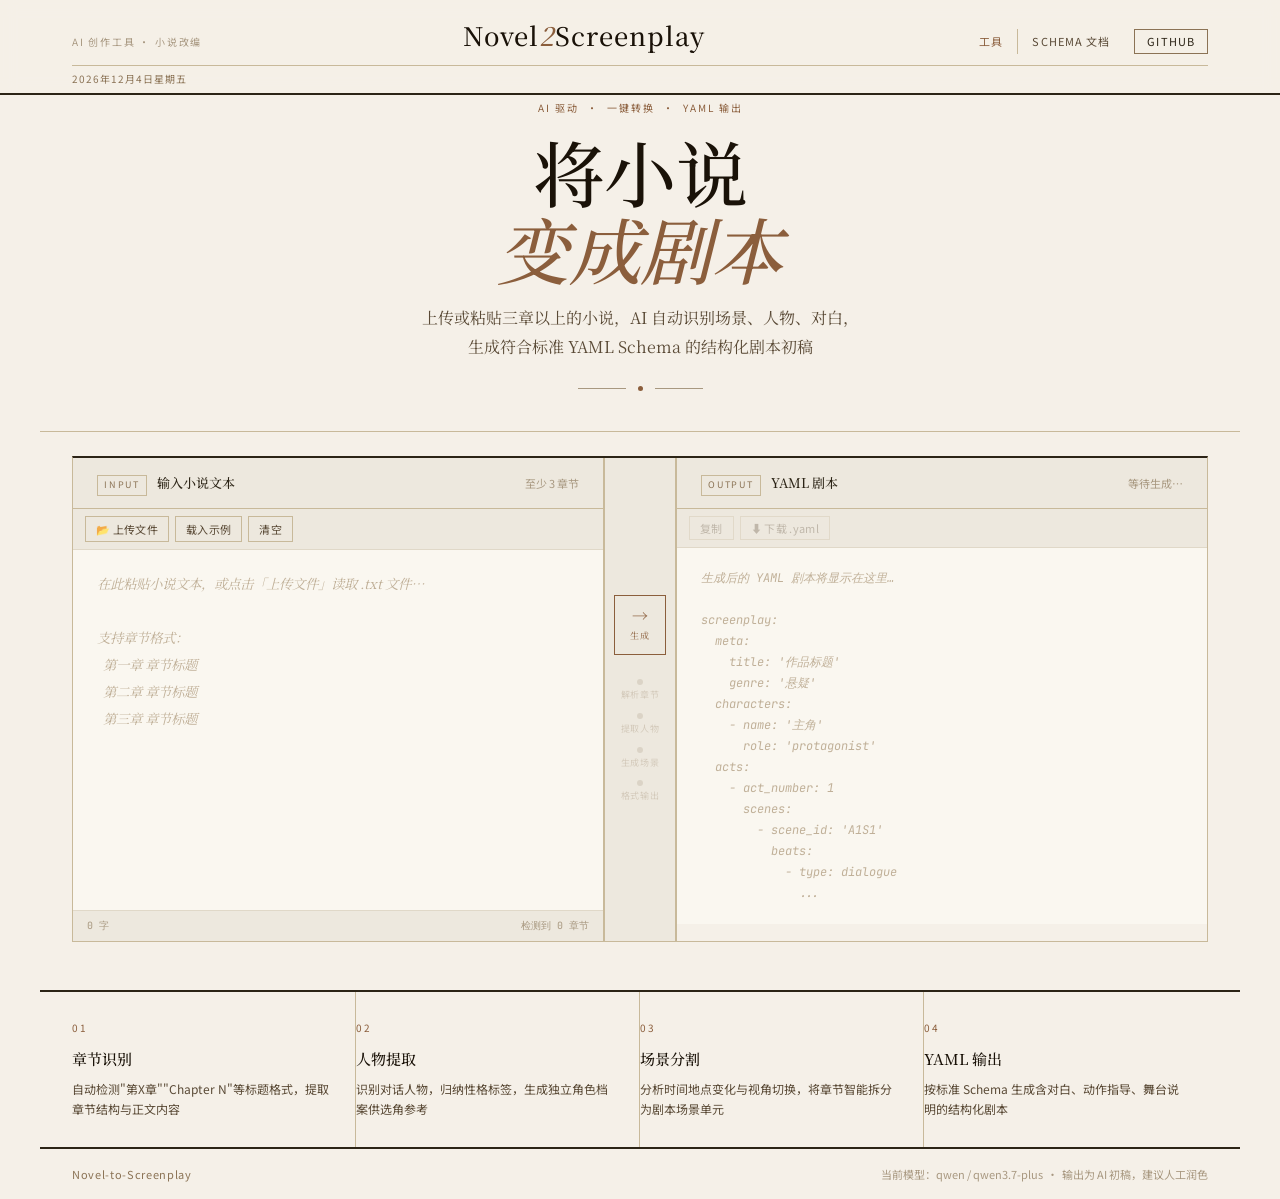
<file: index.html>
<!DOCTYPE html>
<html lang="zh-CN">
<head>
  <meta charset="UTF-8" />
  <meta name="viewport" content="width=device-width, initial-scale=1.0" />
  <title>Novel-to-Screenplay · AI 小说转剧本</title>
  <link rel="preconnect" href="https://fonts.googleapis.com" />
  <link rel="preconnect" href="https://fonts.gstatic.com" crossorigin />
  <link href="https://fonts.googleapis.com/css2?family=Noto+Serif+SC:wght@400;500;700&family=JetBrains+Mono:wght@400;500&family=Noto+Sans+SC:wght@400;500&display=swap" rel="stylesheet" />
  <link rel="stylesheet" href="src/style.css" />
</head>
<body>

  <!-- 报头导航 -->
  <header class="header">
    <div class="header-inner">
      <div class="header-top">
        <span class="header-kicker">AI 创作工具 · 小说改编</span>
        <a class="logo" href="#">Novel<em>2</em>Screenplay</a>
        <nav class="nav">
          <a href="#tool" class="nav-link active">工具</a>
          <a href="docs/schema.html" class="nav-link" target="_blank">Schema 文档</a>
          <a href="https://github.com/w123-w78/Novel-to-Screenplay"
             class="nav-link nav-github" target="_blank">GitHub</a>
        </nav>
      </div>
      <div class="header-bottom">
        <span class="header-date" id="header-date"></span>
      </div>
    </div>
  </header>

  <main>

    <!-- Hero -->
    <section class="hero" id="tool">
      <div class="hero-kicker">AI 驱动 &nbsp;·&nbsp; 一键转换 &nbsp;·&nbsp; YAML 输出</div>
      <h1 class="hero-title">将小说<br/><em>变成剧本</em></h1>
      <p class="hero-deck">
        上传或粘贴三章以上的小说，AI 自动识别场景、人物、对白，<br/>
        生成符合标准 YAML Schema 的结构化剧本初稿
      </p>
      <div class="hero-ornament">
        <div class="hero-ornament-line"></div>
        <div class="hero-ornament-dot"></div>
        <div class="hero-ornament-line"></div>
      </div>
    </section>

    <!-- 工具区 -->
    <section class="tool-section">

      <!-- API Key 未配置提示 -->
      <div id="config-alert" class="config-alert hidden">
        ⚠️ 检测到 API Key 未配置，请打开根目录下的
        <code>config.js</code>，填入对应服务商的 Key 后刷新页面。
      </div>

      <!-- 主工具面板 -->
      <div class="tool-grid">

        <!-- 左：输入 -->
        <div class="panel panel-input">
          <div class="panel-head">
            <span class="panel-head-label">INPUT</span>
            <h2>输入小说文本</h2>
            <span class="panel-head-hint" id="input-hint">至少 3 章节</span>
          </div>
          <div class="panel-bar">
            <label class="btn-sm" for="file-upload" style="cursor:pointer">
              📂 上传文件
            </label>
            <input type="file" id="file-upload" accept=".txt,.md" style="display:none" />
            <button class="btn-sm" id="btn-sample">载入示例</button>
            <button class="btn-sm" id="btn-clear">清空</button>
          </div>
          <textarea
            id="novel-input"
            class="novel-ta"
            placeholder="在此粘贴小说文本，或点击「上传文件」读取 .txt 文件…

支持章节格式：
  第一章 章节标题
  第二章 章节标题
  第三章 章节标题"
          ></textarea>
          <div class="panel-foot">
            <span id="char-count">0 字</span>
            <span id="chapter-count" class="chap">检测到 0 章节</span>
          </div>
        </div>

        <!-- 中：生成控制 -->
        <div class="ctrl-col">
          <button class="gen-btn" id="btn-convert">
            <span class="gen-btn-arrow">→</span>
            <span class="gen-btn-label">生成</span>
          </button>
          <div class="step-col">
            <div class="step-row" id="step-1">
              <span class="step-dot"></span>
              <span class="step-nm">解析章节</span>
            </div>
            <div class="step-row" id="step-2">
              <span class="step-dot"></span>
              <span class="step-nm">提取人物</span>
            </div>
            <div class="step-row" id="step-3">
              <span class="step-dot"></span>
              <span class="step-nm">生成场景</span>
            </div>
            <div class="step-row" id="step-4">
              <span class="step-dot"></span>
              <span class="step-nm">格式输出</span>
            </div>
          </div>
        </div>

        <!-- 右：输出 -->
        <div class="panel panel-output">
          <div class="panel-head">
            <span class="panel-head-label">OUTPUT</span>
            <h2>YAML 剧本</h2>
            <span class="panel-head-hint" id="output-hint">等待生成…</span>
          </div>
          <div class="panel-bar">
            <button class="btn-sm" id="btn-copy" disabled>复制</button>
            <button class="btn-sm" id="btn-download" disabled>⬇ 下载 .yaml</button>
          </div>
          <div class="output-scroll">
            <pre id="yaml-output" class="yaml-pre"><span class="pre-ph">生成后的 YAML 剧本将显示在这里…

screenplay:
  meta:
    title: '作品标题'
    genre: '悬疑'
  characters:
    - name: '主角'
      role: 'protagonist'
  acts:
    - act_number: 1
      scenes:
        - scene_id: 'A1S1'
          beats:
            - type: dialogue
              ...</span></pre>
          </div>
        </div>

      </div><!-- /tool-grid -->

      <!-- 进度条 -->
      <div id="progress-wrap" class="progress-wrap hidden">
        <div class="progress-track">
          <div class="progress-fill" id="progress-fill"></div>
        </div>
        <span id="progress-label" class="progress-label">处理中…</span>
      </div>

      <!-- 错误提示 -->
      <div id="error-box" class="error-box hidden"></div>

      <!-- 统计 -->
      <div id="stats-strip" class="stats-strip hidden">
        <div class="stat-cell">
          <span class="stat-n" id="stat-acts">—</span>
          <span class="stat-l">幕</span>
        </div>
        <div class="stat-cell">
          <span class="stat-n" id="stat-scenes">—</span>
          <span class="stat-l">场景</span>
        </div>
        <div class="stat-cell">
          <span class="stat-n" id="stat-chars">—</span>
          <span class="stat-l">角色</span>
        </div>
        <div class="stat-cell">
          <span class="stat-n" id="stat-dialogs">—</span>
          <span class="stat-l">对话</span>
        </div>
      </div>

    </section>

    <!-- 工作原理 -->
    <section class="how-section">
      <div class="how-strip">
        <div class="how-cell">
          <div class="how-n">01</div>
          <h3>章节识别</h3>
          <p>自动检测"第X章""Chapter N"等标题格式，提取章节结构与正文内容</p>
        </div>
        <div class="how-cell">
          <div class="how-n">02</div>
          <h3>人物提取</h3>
          <p>识别对话人物，归纳性格标签，生成独立角色档案供选角参考</p>
        </div>
        <div class="how-cell">
          <div class="how-n">03</div>
          <h3>场景分割</h3>
          <p>分析时间地点变化与视角切换，将章节智能拆分为剧本场景单元</p>
        </div>
        <div class="how-cell">
          <div class="how-n">04</div>
          <h3>YAML 输出</h3>
          <p>按标准 Schema 生成含对白、动作指导、舞台说明的结构化剧本</p>
        </div>
      </div>
    </section>

  </main>

  <!-- 页脚 -->
  <footer class="footer">
    <p class="footer-main">Novel-to-Screenplay</p>
    <p class="footer-sub">
      当前模型：<span id="footer-model">加载中…</span>
      &nbsp;·&nbsp; 输出为 AI 初稿，建议人工润色
    </p>
  </footer>

  <script src="config.js"></script>
  <script src="src/app.js"></script>

  <script>
    // 报头日期
    document.getElementById('header-date').textContent =
      new Date().toLocaleDateString('zh-CN', {
        year: 'numeric', month: 'long', day: 'numeric', weekday: 'long'
      });
  </script>

</body>
</html>
</file>
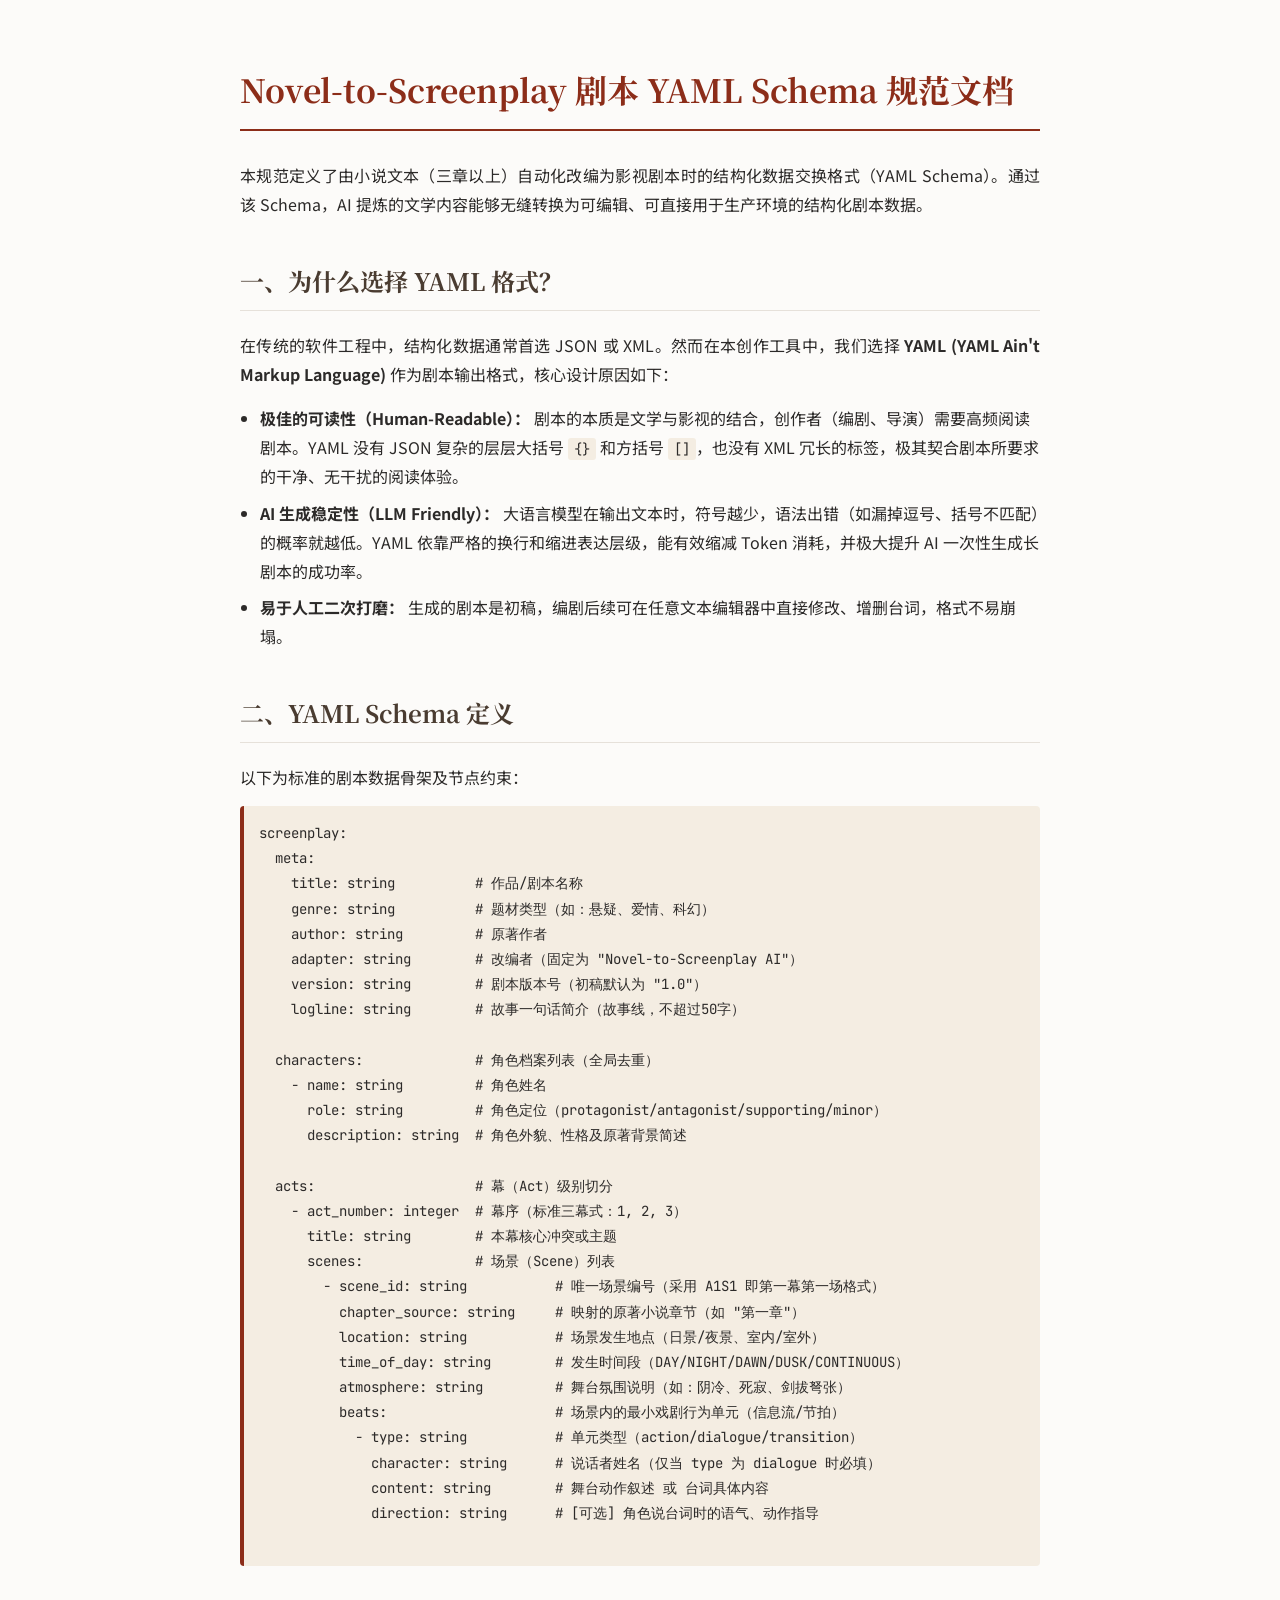
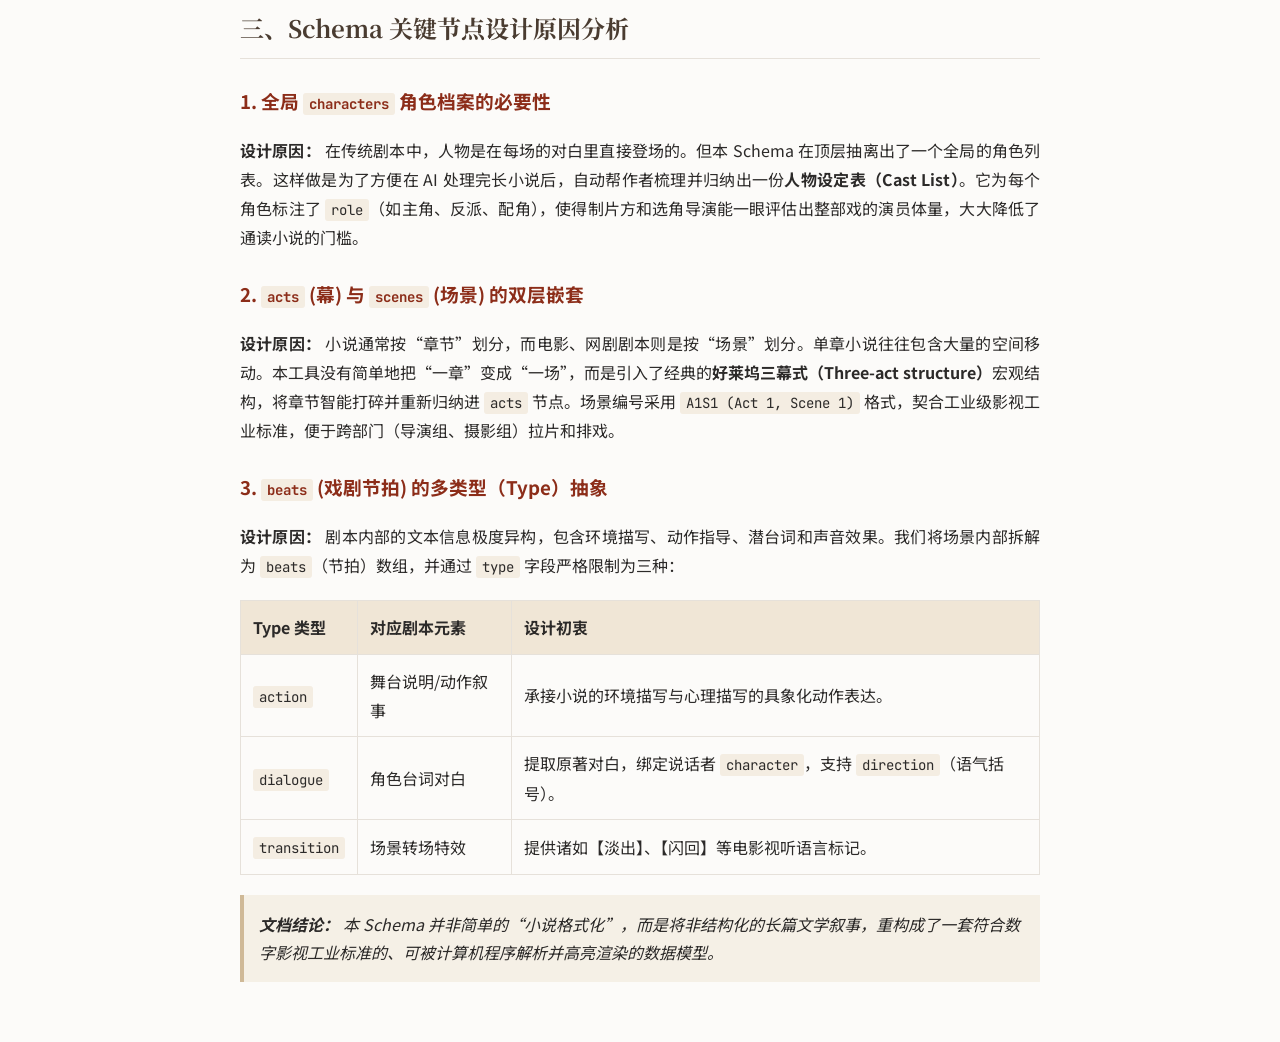
<file: doc/schema.html>
<!DOCTYPE html>
<html lang="zh-CN">
<head>
  <meta charset="UTF-8" />
  <meta name="viewport" content="width=device-width, initial-scale=1.0" />
  <title>YAML Schema 规范文档 · Novel-to-Screenplay</title>
  <link rel="preconnect" href="https://fonts.googleapis.com" />
  <link rel="preconnect" href="https://fonts.gstatic.com" crossorigin />
  <link href="https://fonts.googleapis.com/css2?family=JetBrains+Mono:wght@400;500&family=Noto+Sans+SC:wght@400;500;700&family=Noto+Serif+SC:wght@700&display=swap" rel="stylesheet" />
  <style>
    :root {
      --bg-color: #fcfbf9;
      --text-color: #2c2a29;
      --primary-color: #8c2d19;
      --border-color: #e6e1da;
      --code-bg: #f4ede2;
    }
    body {
      font-family: 'Noto Sans SC', sans-serif;
      line-height: 1.8;
      color: var(--text-color);
      background-color: var(--bg-color);
      margin: 0;
      padding: 40px 20px;
    }
    .container {
      max-width: 800px;
      margin: 0 auto;
    }
    h1 {
      font-family: 'Noto Serif SC', serif;
      color: var(--primary-color);
      border-bottom: 2px solid var(--primary-color);
      padding-bottom: 10px;
      margin-bottom: 30px;
    }
    h2 {
      font-family: 'Noto Serif SC', serif;
      color: #4a3c31;
      margin-top: 40px;
      border-bottom: 1px solid var(--border-color);
      padding-bottom: 8px;
    }
    h3 {
      color: var(--primary-color);
      margin-top: 25px;
    }
    p { margin: 12px 0; text-align: justify; }
    ul, ol { padding-left: 20px; }
    li { margin: 8px 0; }
    
    /* Code block styling */
    pre {
      background-color: var(--code-bg);
      border-left: 4px solid var(--primary-color);
      padding: 15px;
      border-radius: 4px;
      overflow-x: auto;
      font-family: 'JetBrains Mono', monospace;
      font-size: 14px;
    }
    code {
      font-family: 'JetBrains Mono', monospace;
      background-color: var(--code-bg);
      padding: 2px 6px;
      border-radius: 3px;
      font-size: 14px;
    }
    
    /* Table styling */
    table {
      width: 100%;
      border-collapse: collapse;
      margin: 20px 0;
    }
    th, td {
      border: 1px solid var(--border-color);
      padding: 12px;
      text-align: left;
    }
    th {
      background-color: #f0e6d6;
      font-weight: 700;
    }
    
    .blockquote {
      background: #f5f0e6;
      border-left: 4px solid #cfb997;
      padding: 15px;
      margin: 20px 0;
      font-style: italic;
    }
  </style>
</head>
<body>

  <div class="container">
    <h1>Novel-to-Screenplay 剧本 YAML Schema 规范文档</h1>
    
    <p>本规范定义了由小说文本（三章以上）自动化改编为影视剧本时的结构化数据交换格式（YAML Schema）。通过该 Schema，AI 提炼的文学内容能够无缝转换为可编辑、可直接用于生产环境的结构化剧本数据。</p>

    <h2>一、为什么选择 YAML 格式？</h2>
    <p>在传统的软件工程中，结构化数据通常首选 JSON 或 XML。然而在本创作工具中，我们选择 <strong>YAML (YAML Ain't Markup Language)</strong> 作为剧本输出格式，核心设计原因如下：</p>
    <ul>
      <li><strong>极佳的可读性（Human-Readable）：</strong> 剧本的本质是文学与影视的结合，创作者（编剧、导演）需要高频阅读剧本。YAML 没有 JSON 复杂的层层大括号 <code>{}</code> 和方括号 <code>[]</code>，也没有 XML 冗长的标签，极其契合剧本所要求的干净、无干扰的阅读体验。</li>
      <li><strong>AI 生成稳定性（LLM Friendly）：</strong> 大语言模型在输出文本时，符号越少，语法出错（如漏掉逗号、括号不匹配）的概率就越低。YAML 依靠严格的换行和缩进表达层级，能有效缩减 Token 消耗，并极大提升 AI 一次性生成长剧本的成功率。</li>
      <li><strong>易于人工二次打磨：</strong> 生成的剧本是初稿，编剧后续可在任意文本编辑器中直接修改、增删台词，格式不易崩塌。</li>
    </ul>

    <h2>二、YAML Schema 定义</h2>
    <p>以下为标准的剧本数据骨架及节点约束：</p>
    
    <pre>
screenplay:
  meta:
    title: string          # 作品/剧本名称
    genre: string          # 题材类型（如：悬疑、爱情、科幻）
    author: string         # 原著作者
    adapter: string        # 改编者（固定为 "Novel-to-Screenplay AI"）
    version: string        # 剧本版本号（初稿默认为 "1.0"）
    logline: string        # 故事一句话简介（故事线，不超过50字）

  characters:              # 角色档案列表（全局去重）
    - name: string         # 角色姓名
      role: string         # 角色定位（protagonist/antagonist/supporting/minor）
      description: string  # 角色外貌、性格及原著背景简述

  acts:                    # 幕（Act）级别切分
    - act_number: integer  # 幕序（标准三幕式：1, 2, 3）
      title: string        # 本幕核心冲突或主题
      scenes:              # 场景（Scene）列表
        - scene_id: string           # 唯一场景编号（采用 A1S1 即第一幕第一场格式）
          chapter_source: string     # 映射的原著小说章节（如 "第一章"）
          location: string           # 场景发生地点（日景/夜景、室内/室外）
          time_of_day: string        # 发生时间段（DAY/NIGHT/DAWN/DUSK/CONTINUOUS）
          atmosphere: string         # 舞台氛围说明（如：阴冷、死寂、剑拔弩张）
          beats:                     # 场景内的最小戏剧行为单元（信息流/节拍）
            - type: string           # 单元类型（action/dialogue/transition）
              character: string      # 说话者姓名（仅当 type 为 dialogue 时必填）
              content: string        # 舞台动作叙述 或 台词具体内容
              direction: string      # [可选] 角色说台词时的语气、动作指导
    </pre>

    <h2>三、Schema 关键节点设计原因分析</h2>
    
    <h3>1. 全局 <code>characters</code> 角色档案的必要性</h3>
    <p><strong>设计原因：</strong> 在传统剧本中，人物是在每场的对白里直接登场的。但本 Schema 在顶层抽离出了一个全局的角色列表。这样做是为了方便在 AI 处理完长小说后，自动帮作者梳理并归纳出一份<strong>人物设定表（Cast List）</strong>。它为每个角色标注了 <code>role</code>（如主角、反派、配角），使得制片方和选角导演能一眼评估出整部戏的演员体量，大大降低了通读小说的门槛。</p>

    <h3>2. <code>acts</code> (幕) 与 <code>scenes</code> (场景) 的双层嵌套</h3>
    <p><strong>设计原因：</strong> 小说通常按“章节”划分，而电影、网剧剧本则是按“场景”划分。单章小说往往包含大量的空间移动。本工具没有简单地把“一章”变成“一场”，而是引入了经典的<strong>好莱坞三幕式（Three-act structure）</strong>宏观结构，将章节智能打碎并重新归纳进 <code>acts</code> 节点。场景编号采用 <code>A1S1 (Act 1, Scene 1)</code> 格式，契合工业级影视工业标准，便于跨部门（导演组、摄影组）拉片和排戏。</p>

    <h3>3. <code>beats</code> (戏剧节拍) 的多类型（Type）抽象</h3>
    <p><strong>设计原因：</strong> 剧本内部的文本信息极度异构，包含环境描写、动作指导、潜台词和声音效果。我们将场景内部拆解为 <code>beats</code>（节拍）数组，并通过 <code>type</code> 字段严格限制为三种：</p>
    <table>
      <thead>
        <tr>
          <th>Type 类型</th>
          <th>对应剧本元素</th>
          <th>设计初衷</th>
        </tr>
      </thead>
      <tbody>
        <tr>
          <td><code>action</code></td>
          <td>舞台说明/动作叙事</td>
          <td>承接小说的环境描写与心理描写的具象化动作表达。</td>
        </tr>
        <tr>
          <td><code>dialogue</code></td>
          <td>角色台词对白</td>
          <td>提取原著对白，绑定说话者 <code>character</code>，支持 <code>direction</code>（语气括号）。</td>
        </tr>
        <tr>
          <td><code>transition</code></td>
          <td>场景转场特效</td>
          <td>提供诸如【淡出】、【闪回】等电影视听语言标记。</td>
        </tr>
      </tbody>
    </tbody>
  </table>

    <div class="blockquote">
      <strong>文档结论：</strong> 本 Schema 并非简单的“小说格式化”，而是将非结构化的长篇文学叙事，重构成了一套符合数字影视工业标准的、可被计算机程序解析并高亮渲染的数据模型。
    </div>
  </div>

</body>
</html>
</file>
<file: src/style.css>
:root {
  --paper:      #f5f0e8;
  --paper-2:    #ede8de;
  --paper-3:    #e5dfd3;
  --ink:        #1a1208;
  --ink-2:      #2c2416;
  --ink-3:      #5a4a36;
  --ink-4:      #8b7355;
  --ink-5:      #a89880;
  --ink-6:      #c0b098;
  --rule:       #c8b99a;
  --rule-2:     #e0d8c8;
  --accent:     #8b5e3c;
  --accent-dim: #f5ede0;
  --green:      #5a8a6a;
  --red:        #a03030;
  --f-serif: 'Noto Serif SC', 'Georgia', serif;
  --f-sans:  'Noto Sans SC', 'system-ui', sans-serif;
  --f-mono:  'JetBrains Mono', 'Courier New', monospace;
}

*, *::before, *::after { box-sizing: border-box; margin: 0; padding: 0; }
html { scroll-behavior: smooth; -webkit-font-smoothing: antialiased; }

body {
  background: var(--paper);
  color: var(--ink-2);
  font-family: var(--f-sans);
  font-size: 14px;
  line-height: 1.65;
}

/* ═══════════════════════
   报头导航
═══════════════════════ */
.header {
  position: fixed; top: 0; left: 0; right: 0; z-index: 200;
  background: rgba(245, 240, 232, 0.96);
  backdrop-filter: blur(8px);
  border-bottom: 2px solid var(--ink-2);
}
.header-inner {
  max-width: 1200px; margin: 0 auto; padding: 0 2rem;
  display: flex; flex-direction: column;
}
.header-top {
  display: flex; align-items: baseline;
  justify-content: space-between;
  padding: 0.9rem 0 0.5rem;
  border-bottom: 1px solid var(--rule);
}
.header-kicker {
  font-family: var(--f-sans);
  font-size: 10px; letter-spacing: 0.18em;
  text-transform: uppercase; color: var(--ink-5);
}
.logo {
  font-family: var(--f-serif);
  font-size: 1.6rem; font-weight: 500;
  letter-spacing: 0.04em; color: var(--ink);
  text-decoration: none;
}
.logo em { font-style: italic; color: var(--accent); }

.header-bottom {
  display: flex; align-items: center;
  justify-content: space-between;
  padding: 0.35rem 0;
}
.header-date {
  font-family: var(--f-sans);
  font-size: 10px; letter-spacing: 0.1em;
  text-transform: uppercase; color: var(--ink-4);
}
.nav { display: flex; gap: 0; }
.nav-link {
  font-family: var(--f-sans);
  font-size: 11px; letter-spacing: 0.1em;
  text-transform: uppercase;
  color: var(--ink-3); text-decoration: none;
  padding: 3px 14px;
  border-left: 1px solid var(--rule);
  transition: color 0.18s, background 0.18s;
}
.nav-link:first-child { border-left: none; }
.nav-link:hover, .nav-link.active { color: var(--accent); }
.nav-github {
  color: var(--ink-2);
  border: 1px solid var(--ink-4);
  margin-left: 10px; padding: 2px 12px;
}
.nav-github:hover { border-color: var(--accent); color: var(--accent); background: var(--accent-dim); }

/* ═══════════════════════
   Hero 版头区
═══════════════════════ */
.hero {
  padding: 100px 2rem 2.5rem;
  border-bottom: 1px solid var(--rule);
  text-align: center;
  max-width: 1200px; margin: 0 auto;
}
.hero-kicker {
  font-family: var(--f-sans);
  font-size: 10px; letter-spacing: 0.2em;
  text-transform: uppercase; color: var(--accent);
  margin-bottom: 1rem;
}
.hero-title {
  font-family: var(--f-serif);
  font-size: clamp(2.8rem, 6vw, 4.5rem);
  font-weight: 500; line-height: 1.08;
  letter-spacing: -0.01em; color: var(--ink);
  margin-bottom: 1rem;
}
.hero-title em { font-style: italic; color: var(--accent); }
.hero-deck {
  font-family: var(--f-serif);
  font-size: 1rem; line-height: 1.8;
  color: var(--ink-3);
  max-width: 520px; margin: 0 auto 1.5rem;
}
.hero-ornament {
  display: flex; align-items: center;
  justify-content: center; gap: 12px;
  color: var(--ink-5);
}
.hero-ornament-line {
  width: 48px; height: 1px; background: var(--ink-5);
}
.hero-ornament-dot {
  width: 5px; height: 5px; border-radius: 50%;
  background: var(--accent);
}

/* ═══════════════════════
   工具区
═══════════════════════ */
.tool-section { max-width: 1200px; margin: 0 auto; padding: 0 2rem 3rem; }

.config-alert {
  margin: 1.5rem 0 0;
  padding: 10px 16px;
  border: 1px solid var(--accent);
  background: var(--accent-dim);
  font-family: var(--f-sans); font-size: 12px;
  color: var(--accent); line-height: 1.6;
}
.config-alert code {
  font-family: var(--f-mono); font-size: 11px;
  background: rgba(139, 94, 60, 0.12);
  padding: 1px 5px;
}
.config-alert a { color: var(--accent); font-weight: 500; }

/* 三列网格 */
.tool-grid {
  display: grid;
  grid-template-columns: 1fr 72px 1fr;
  border: 1px solid var(--rule);
  border-top: 2px solid var(--ink-2);
  margin-top: 1.5rem;
  background: var(--paper);
}

.panel { display: flex; flex-direction: column; }
.panel-input  { border-right: 1px solid var(--rule); }
.panel-output { border-left:  1px solid var(--rule); }

.panel-head {
  display: flex; align-items: baseline; gap: 10px;
  padding: 0.9rem 1.5rem 0.75rem;
  border-bottom: 1px solid var(--rule);
  background: var(--paper-2);
}
.panel-head-label {
  font-family: var(--f-sans);
  font-size: 9px; letter-spacing: 0.2em;
  text-transform: uppercase; color: var(--ink-4);
  border: 1px solid var(--rule); padding: 2px 6px;
}
.panel-head h2 {
  font-family: var(--f-serif);
  font-size: 13px; font-weight: 500;
  color: var(--ink-2); flex: 1;
}
.panel-head-hint {
  font-family: var(--f-sans);
  font-size: 11px; color: var(--ink-5);
}

.panel-bar {
  display: flex; gap: 6px;
  padding: 7px 12px;
  border-bottom: 1px solid var(--rule-2);
  background: var(--paper-2);
}

.btn-sm {
  padding: 3px 10px;
  border: 1px solid var(--rule);
  background: transparent;
  font-family: var(--f-sans);
  font-size: 11px; letter-spacing: 0.03em;
  color: var(--ink-3); cursor: pointer;
  transition: all 0.15s;
}
.btn-sm:hover:not(:disabled) {
  background: var(--paper-3);
  border-color: var(--ink-4);
  color: var(--ink-2);
}
.btn-sm:disabled { opacity: 0.3; cursor: not-allowed; }

/* 输入框 */
.novel-ta {
  flex: 1; background: #faf7f0;
  border: none; outline: none;
  font-family: var(--f-serif);
  font-size: 13.5px; line-height: 1.9;
  color: var(--ink-2);
  padding: 1.25rem 1.5rem;
  resize: none; min-height: 360px;
}
.novel-ta::placeholder {
  color: var(--ink-6); font-style: italic;
  line-height: 2;
}

.panel-foot {
  display: flex; justify-content: space-between;
  padding: 7px 14px;
  border-top: 1px solid var(--rule-2);
  background: var(--paper-2);
  font-family: var(--f-mono);
  font-size: 10px; color: var(--ink-5);
}
.panel-foot .chap { color: var(--accent); }
.panel-foot .chap.warn { color: var(--red); }

/* 中列控制区 */
.ctrl-col {
  display: flex; flex-direction: column;
  align-items: center; justify-content: center;
  gap: 1.5rem; padding: 1.5rem 0;
  background: var(--paper-2);
  border-left: 1px solid var(--rule);
  border-right: 1px solid var(--rule);
}

.gen-btn {
  display: flex; flex-direction: column;
  align-items: center; gap: 5px;
  width: 52px; padding: 12px 0;
  border: 1px solid var(--accent);
  background: transparent; cursor: pointer;
  color: var(--accent); font-family: var(--f-serif);
  transition: all 0.18s;
}
.gen-btn:hover:not(:disabled) { background: var(--accent-dim); }
.gen-btn:disabled { opacity: 0.4; cursor: not-allowed; }
.gen-btn.loading { animation: breathe 1.4s ease-in-out infinite; }
@keyframes breathe {
  0%,100% { border-color: var(--accent); }
  50%      { border-color: var(--ink-6); }
}
.gen-btn-arrow { font-size: 16px; line-height: 1; }
.gen-btn-label {
  font-size: 9px; letter-spacing: 0.14em;
  text-transform: uppercase;
}

/* 步骤指示器 */
.step-col { display: flex; flex-direction: column; gap: 10px; width: 100%; }
.step-row {
  display: flex; flex-direction: column;
  align-items: center; gap: 3px;
  opacity: 0.25; transition: opacity 0.35s;
}
.step-row.active { opacity: 1; }
.step-row.done   { opacity: 0.55; }
.step-dot {
  width: 6px; height: 6px; border-radius: 50%;
  background: var(--ink-5);
  transition: background 0.3s;
}
.step-row.active .step-dot { background: var(--accent); }
.step-row.done   .step-dot { background: var(--green); }
.step-nm {
  font-family: var(--f-sans);
  font-size: 9px; letter-spacing: 0.08em;
  color: var(--ink-4); text-align: center;
}

/* YAML 输出 */
.output-scroll { flex: 1; overflow: auto; }
.yaml-pre {
  font-family: var(--f-mono);
  font-size: 12px; line-height: 1.75;
  color: var(--ink-2);
  padding: 1.25rem 1.5rem;
  background: #faf7f0;
  white-space: pre; min-height: 360px;
  overflow-x: auto;
}
.pre-ph { color: var(--ink-6); font-style: italic; }

/* YAML 语法高亮 */
.yk { color: #5a6e3a; }
.yv { color: var(--accent); }
.yn { color: #7a4a8a; }
.yc { color: var(--ink-5); font-style: italic; }
.yd { color: var(--ink-4); }

/* ═══════════════════════
   进度条
═══════════════════════ */
.progress-wrap {
  display: flex; align-items: center; gap: 12px;
  margin-top: 10px;
}
.progress-track {
  flex: 1; height: 1px;
  background: var(--rule); overflow: hidden;
}
.progress-fill {
  height: 100%; width: 0%;
  background: var(--accent);
  transition: width 0.38s ease;
}
.progress-label {
  font-family: var(--f-mono);
  font-size: 10px; color: var(--ink-5);
  white-space: nowrap; letter-spacing: 0.06em;
}

/* ═══════════════════════
   错误提示
═══════════════════════ */
.error-box {
  margin-top: 10px; padding: 10px 16px;
  border: 1px solid var(--red);
  background: #fdf0f0;
  font-family: var(--f-sans);
  font-size: 12px; color: var(--red); line-height: 1.5;
}

/* ═══════════════════════
   统计行
═══════════════════════ */
.stats-strip {
  display: grid; grid-template-columns: repeat(4,1fr);
  border: 1px solid var(--rule);
  border-top: none; margin-top: 0;
}
.stat-cell {
  padding: 1rem 0; text-align: center;
  border-right: 1px solid var(--rule);
}
.stat-cell:last-child { border-right: none; }
.stat-n {
  display: block;
  font-family: var(--f-serif);
  font-size: 2rem; font-weight: 500;
  color: var(--accent); line-height: 1;
}
.stat-l {
  display: block; margin-top: 4px;
  font-family: var(--f-sans);
  font-size: 10px; letter-spacing: 0.14em;
  text-transform: uppercase; color: var(--ink-4);
}

/* ═══════════════════════
   工作原理
═══════════════════════ */
.how-section {
  border-top: 2px solid var(--ink-2);
  max-width: 1200px; margin: 0 auto;
}
.how-strip {
  display: grid; grid-template-columns: repeat(4,1fr);
  padding: 0 2rem;
}
.how-cell {
  padding: 1.75rem 1.5rem 1.75rem 0;
  border-right: 1px solid var(--rule);
  padding-right: 1.5rem;
}
.how-cell:first-child { padding-left: 0; }
.how-cell:last-child  { border-right: none; }
.how-n {
  font-family: var(--f-sans);
  font-size: 10px; letter-spacing: 0.16em;
  text-transform: uppercase; color: var(--accent);
  margin-bottom: 0.6rem;
}
.how-cell h3 {
  font-family: var(--f-serif);
  font-size: 15px; font-weight: 500;
  color: var(--ink); margin-bottom: 0.5rem;
}
.how-cell p {
  font-family: var(--f-sans);
  font-size: 12px; line-height: 1.65;
  color: var(--ink-3);
}

/* ═══════════════════════
   页脚
═══════════════════════ */
.footer {
  border-top: 2px solid var(--ink-2);
  padding: 1rem 2rem;
  max-width: 1200px; margin: 0 auto;
  display: flex; justify-content: space-between; align-items: center;
}
.footer-main {
  font-family: var(--f-sans);
  font-size: 11px; letter-spacing: 0.06em;
  color: var(--ink-4);
}
.footer-sub {
  font-family: var(--f-sans);
  font-size: 11px; color: var(--ink-5);
}

/* ═══════════════════════
   工具类
═══════════════════════ */
.hidden { display: none !important; }

@keyframes blink { 0%,100%{opacity:1} 50%{opacity:0.2} }
.cursor::after { content: '▮'; color: var(--accent); animation: blink 0.9s infinite; }

/* ═══════════════════════
   响应式
═══════════════════════ */
@media (max-width: 960px) {
  .tool-grid { grid-template-columns: 1fr; }
  .panel-input  { border-right: none; border-bottom: 1px solid var(--rule); }
  .panel-output { border-left: none; border-top: 1px solid var(--rule); }
  .ctrl-col {
    flex-direction: row; justify-content: space-between;
    padding: 1rem 1.5rem;
    border: none;
    border-top: 1px solid var(--rule);
    border-bottom: 1px solid var(--rule);
  }
  .step-col  { flex-direction: row; gap: 16px; }
  .step-row  { flex-direction: row; gap: 6px; }
  .how-strip { grid-template-columns: repeat(2,1fr); }
  .stats-strip { grid-template-columns: repeat(2,1fr); }
}
@media (max-width: 600px) {
  .how-strip   { grid-template-columns: 1fr; }
  .hero-title  { font-size: 2.4rem; }
  .footer      { flex-direction: column; gap: 4px; text-align: center; }
}
</file>
